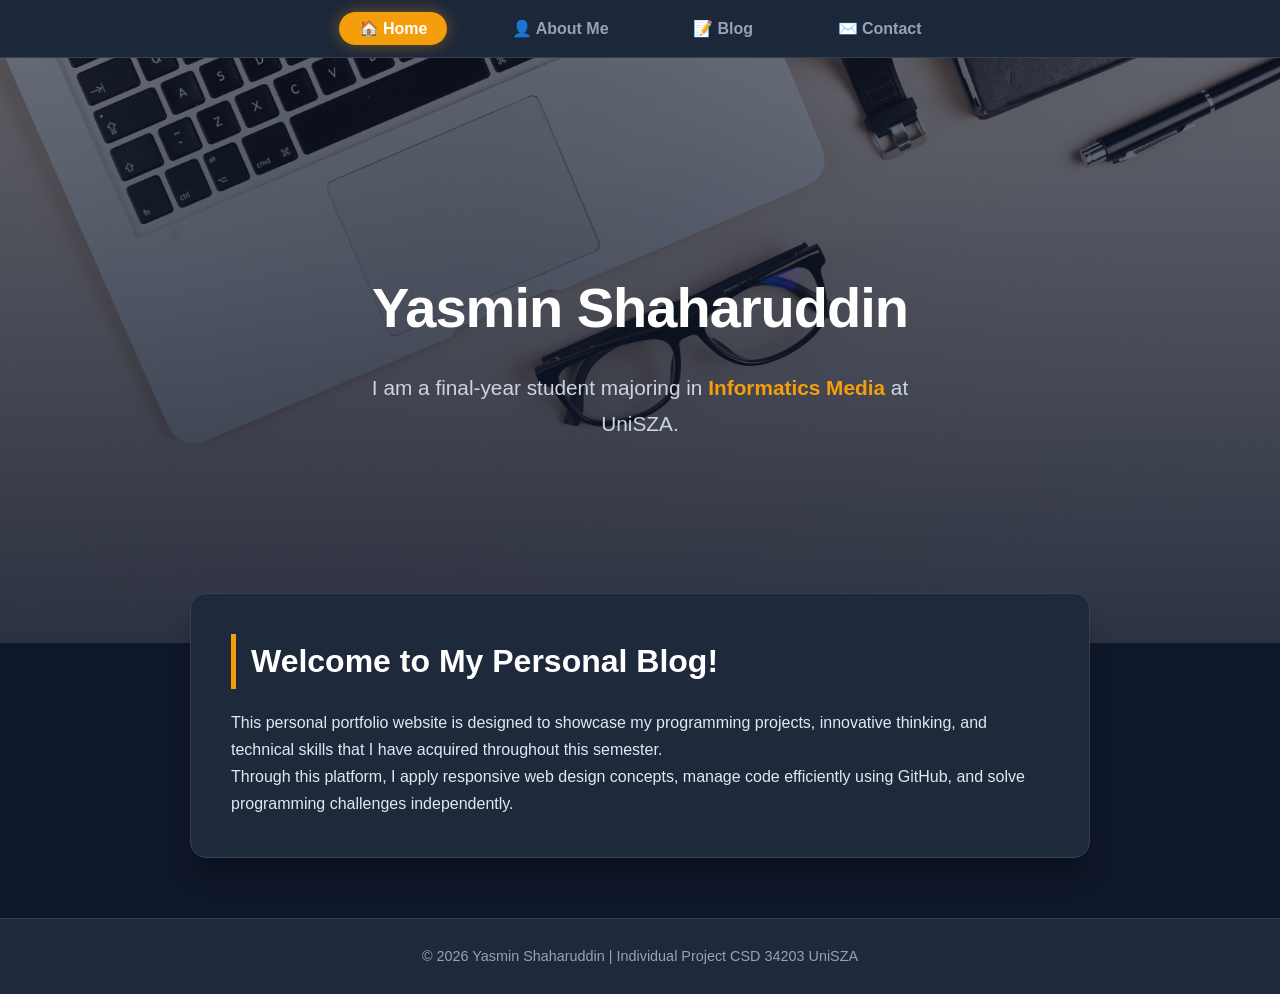
<file: index.html>
<!DOCTYPE html>
<html lang="ms">
<head>
    <meta charset="UTF-8">
    <meta name="viewport" content="width=device-width, initial-scale=1.0">
    <title>Blog Peribadi - Home</title>
    <link rel="stylesheet" href="style.css">
</head>
<body>

<!-- MENU NAVIGASI (DI ATAS) -->
    <nav>
        <a href="index.html" class="active">🏠 Home</a>
        <a href="about.html">👤 About Me</a>
        <a href="blog.html">📝 Blog</a>
        <a href="contact.html">✉️ Contact</a>
    </nav>

    <div class="hero-banner">
        <h1>Yasmin Shaharuddin</h1>
        <p>I am a final-year student majoring in <span>Informatics Media</span> at UniSZA.</p>
    </div>

    <div class="container">
        <h2>Welcome to My Personal Blog!</h2>
        <p>This personal portfolio website is designed to showcase my programming projects, innovative thinking, and technical skills that I have acquired throughout this semester.</p>
        <p>Through this platform, I apply responsive web design concepts, manage code efficiently using GitHub, and solve programming challenges independently.</p>
    </div>

    <footer>
        <p>&copy; 2026 Yasmin Shaharuddin | Individual Project CSD 34203 UniSZA</p>
    </footer>

</body>
</html>
</file>
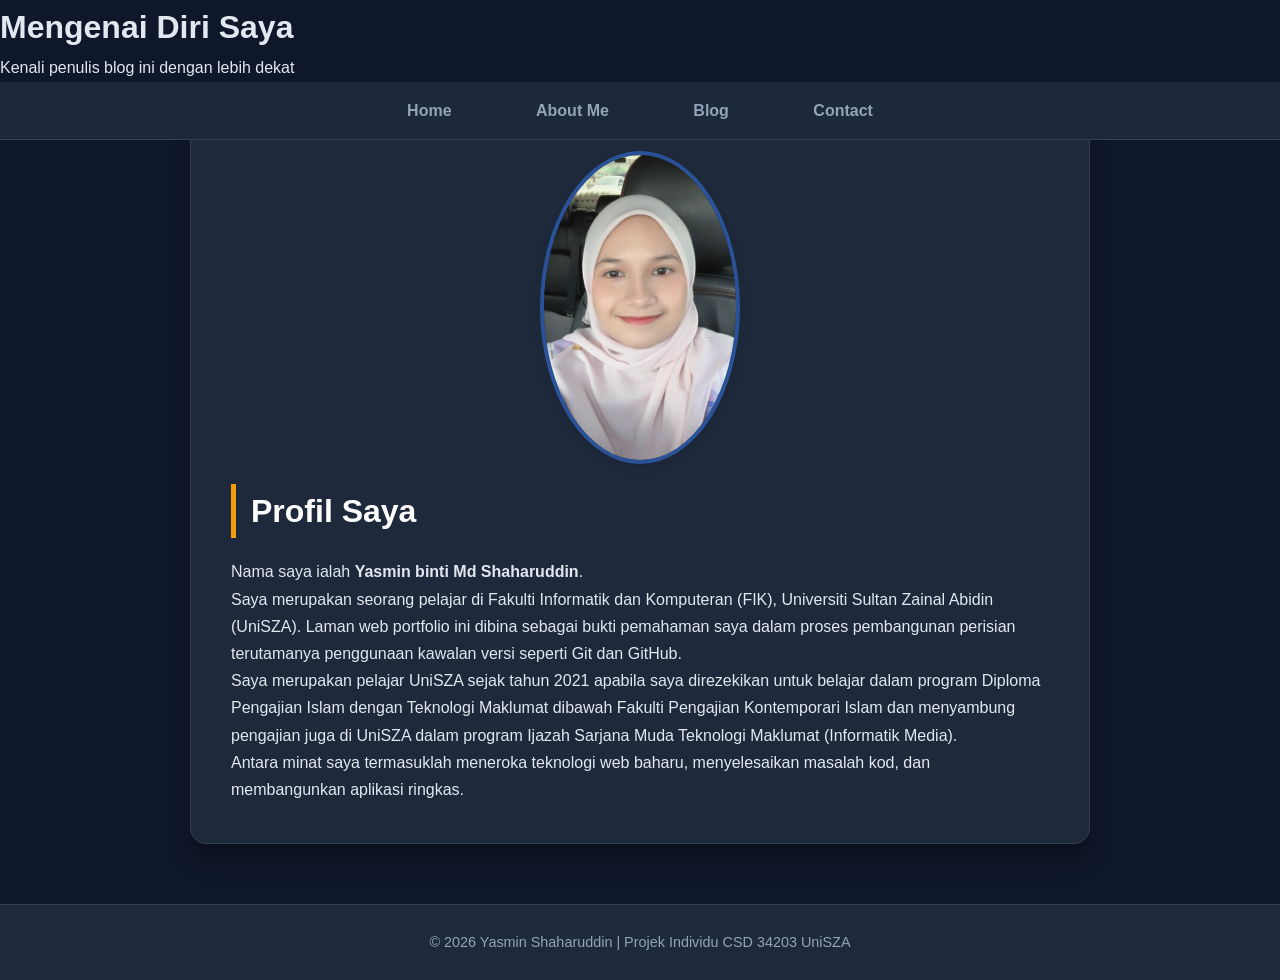
<file: about.html>
<!DOCTYPE html>
<html lang="ms">
<head>
    <meta charset="UTF-8">
    <meta name="viewport" content="width=device-width, initial-scale=1.0">
    <title>Blog Peribadi - About Me</title>
    <link rel="stylesheet" href="style.css">
</head>
<body>

    <header>
        <h1>Mengenai Diri Saya</h1>
        <p>Kenali penulis blog ini dengan lebih dekat</p>
    </header>

    <nav>
        <a href="index.html">Home</a>
        <a href="about.html">About Me</a>
        <a href="blog.html">Blog</a>
        <a href="contact.html">Contact</a>
    </nav>

    <div class="container">
        <img src="gambar yasmin.jpg" alt="Foto Yasmin" class="profile-img">
        <h2>Profil Saya</h2>
        <p>Nama saya ialah <strong>Yasmin binti Md Shaharuddin</strong>.</p>
        <p>Saya merupakan seorang pelajar di Fakulti Informatik dan Komputeran (FIK), Universiti Sultan Zainal Abidin (UniSZA). Laman web portfolio ini dibina sebagai bukti pemahaman saya dalam proses pembangunan perisian terutamanya penggunaan kawalan versi seperti Git dan GitHub.</p>
        <p>Saya merupakan pelajar UniSZA sejak tahun 2021 apabila saya direzekikan untuk belajar dalam program Diploma Pengajian Islam dengan Teknologi  Maklumat dibawah Fakulti Pengajian Kontemporari Islam dan menyambung pengajian juga di UniSZA dalam program Ijazah Sarjana Muda Teknologi Maklumat (Informatik Media). </p>
        <p>Antara minat saya termasuklah meneroka teknologi web baharu, menyelesaikan masalah kod, dan membangunkan aplikasi ringkas.</p>
    </div>

    <footer>
    <p>&copy; 2026 Yasmin Shaharuddin | Projek Individu CSD 34203 UniSZA</p>
    </footer>

</body>
</html>
</file>
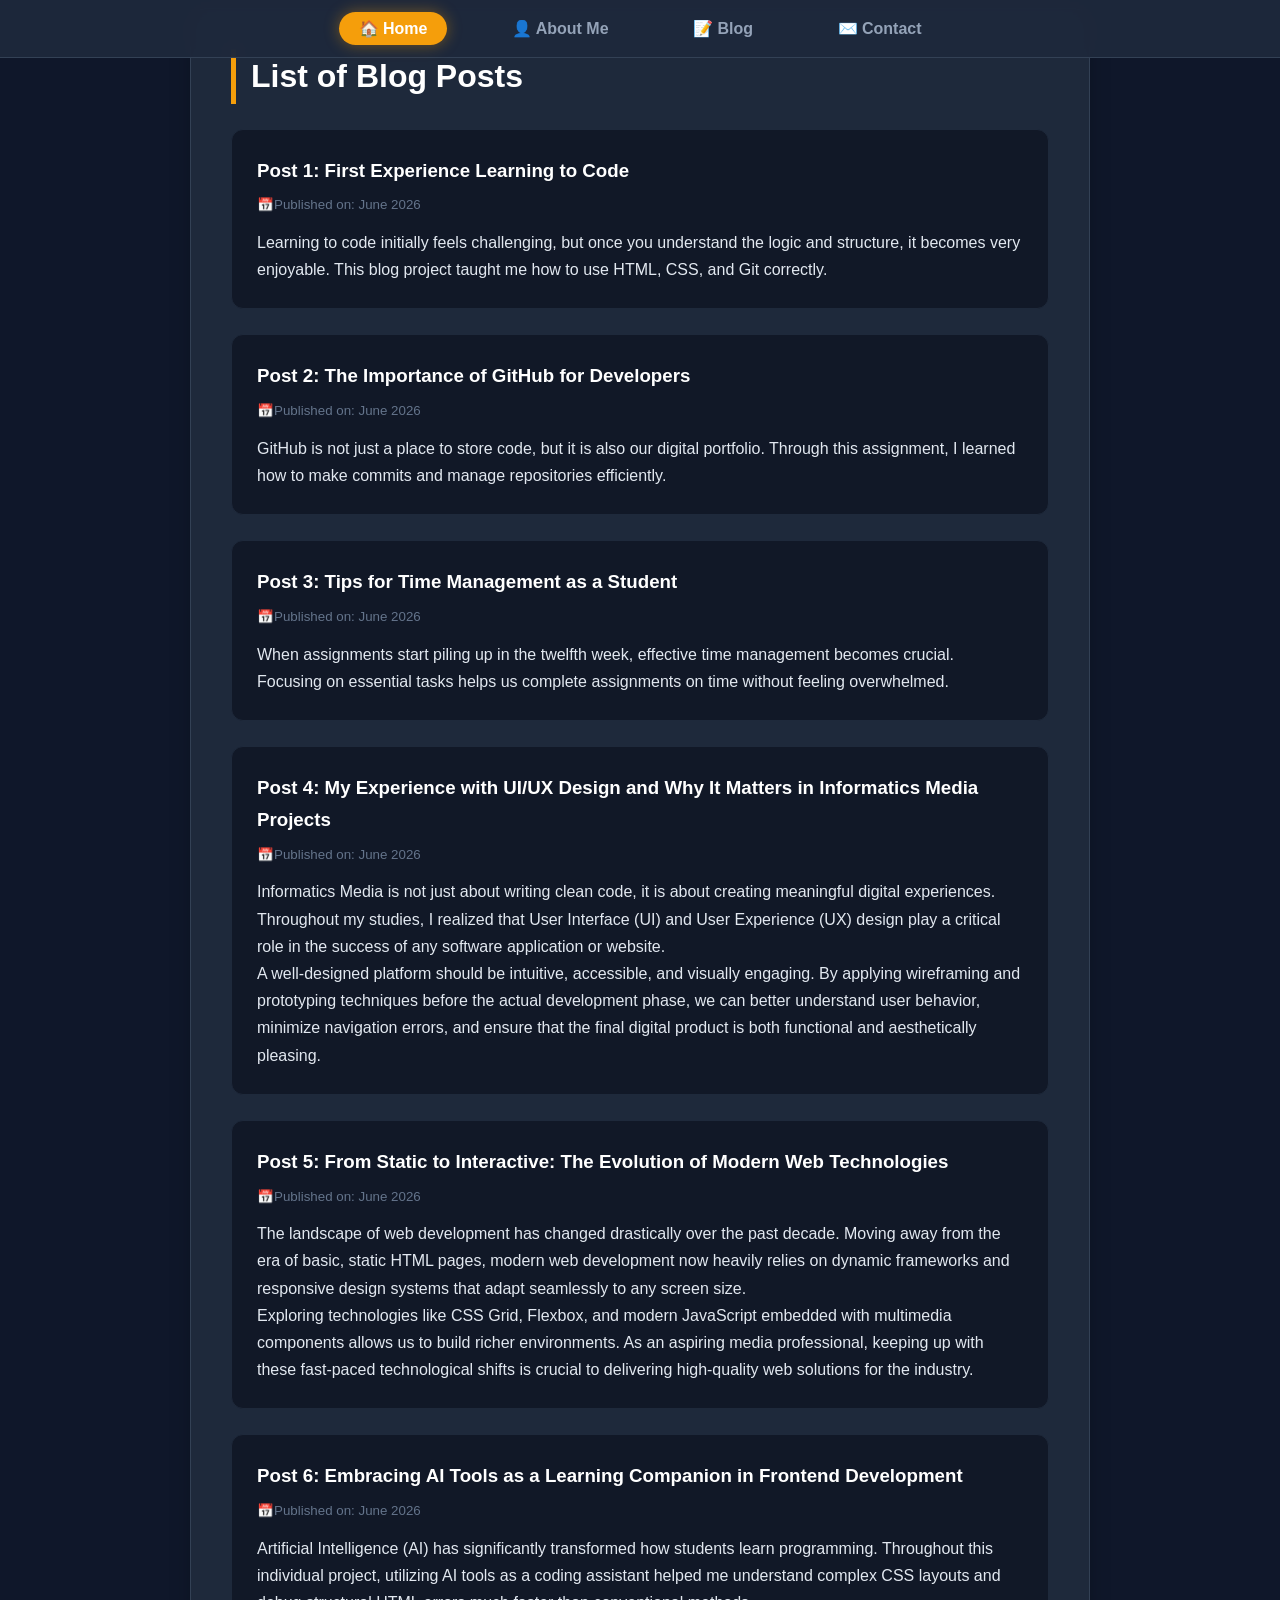
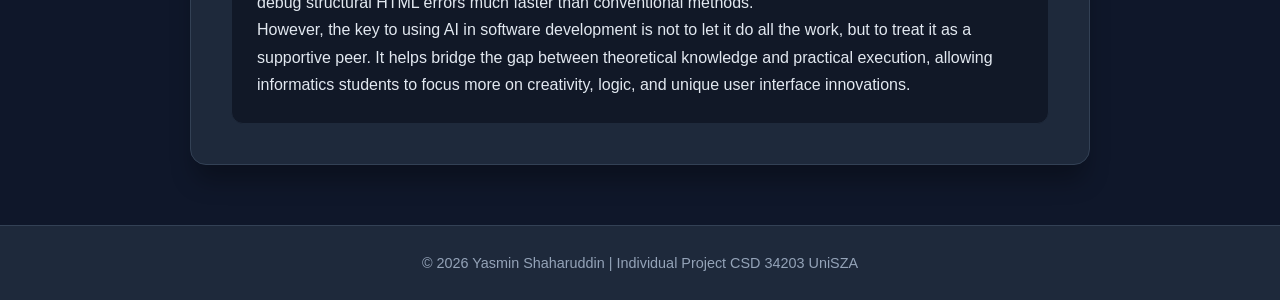
<file: blog.html>
<!DOCTYPE html>
<html lang="ms">
<head>
    <meta charset="UTF-8">
    <meta name="viewport" content="width=device-width, initial-scale=1.0">
    <title>Blog Peribadi - Artikel</title>
    <link rel="stylesheet" href="style.css">
</head>
<body>

  <!-- MENU NAVIGASI (DI ATAS) -->
    <nav>
        <a href="index.html" class="active">🏠 Home</a>
        <a href="about.html">👤 About Me</a>
        <a href="blog.html">📝 Blog</a>
        <a href="contact.html">✉️ Contact</a>
    </nav>

    <div class="container">
        <h2>List of Blog Posts</h2>
        
        <div class="post">
            <h3>Post 1: First Experience Learning to Code</h3>
            <p><small>📅Published on: June 2026</small></p>
            <p>Learning to code initially feels challenging, but once you understand the logic and structure, it becomes very enjoyable. This blog project taught me how to use HTML, CSS, and Git correctly.</p>
        </div>

        <div class="post">
            <h3>Post 2: The Importance of GitHub for Developers</h3>
            <p><small>📅Published on: June 2026</small></p>
            <p>GitHub is not just a place to store code, but it is also our digital portfolio. Through this assignment, I learned how to make commits and manage repositories efficiently.</p>
        </div>

        <div class="post">
            <h3>Post 3: Tips for Time Management as a Student</h3>
            <p><small>📅Published on: June 2026</small></p>
            <p>When assignments start piling up in the twelfth week, effective time management becomes crucial. Focusing on essential tasks helps us complete assignments on time without feeling overwhelmed.</p>
        </div>

        <div class="post">
            <h3>Post 4: My Experience with UI/UX Design and Why It Matters in Informatics Media Projects</h3>
            <p><small>📅Published on: June 2026</small></p>
            <p>Informatics Media is not just about writing clean code, it is about creating meaningful digital experiences. Throughout my studies, I realized that User Interface (UI) and User Experience (UX) design play a critical role in the success of any software application or website.</p>
            <p>A well-designed platform should be intuitive, accessible, and visually engaging. By applying wireframing and prototyping techniques before the actual development phase, we can better understand user behavior, minimize navigation errors, and ensure that the final digital product is both functional and aesthetically pleasing.</p>
        </div>

        <div class="post">
            <h3>Post 5: From Static to Interactive: The Evolution of Modern Web Technologies</h3>
            <p><small>📅Published on: June 2026</small></p>
            <p>The landscape of web development has changed drastically over the past decade. Moving away from the era of basic, static HTML pages, modern web development now heavily relies on dynamic frameworks and responsive design systems that adapt seamlessly to any screen size.</p>
            <p>Exploring technologies like CSS Grid, Flexbox, and modern JavaScript embedded with multimedia components allows us to build richer environments. As an aspiring media professional, keeping up with these fast-paced technological shifts is crucial to delivering high-quality web solutions for the industry.</p>
        </div>

        <div class="post">
            <h3>Post 6: Embracing AI Tools as a Learning Companion in Frontend Development</h3>
            <p><small>📅Published on: June 2026</small></p>
            <p>Artificial Intelligence (AI) has significantly transformed how students learn programming. Throughout this individual project, utilizing AI tools as a coding assistant helped me understand complex CSS layouts and debug structural HTML errors much faster than conventional methods.</p>
            <p>However, the key to using AI in software development is not to let it do all the work, but to treat it as a supportive peer. It helps bridge the gap between theoretical knowledge and practical execution, allowing informatics students to focus more on creativity, logic, and unique user interface innovations.</p>
        </div>

        </div>
   

    <footer>
        <p>&copy; 2026 Yasmin Shaharuddin | Individual Project CSD 34203 UniSZA</p>
    </footer>

</body>
</html>
</file>
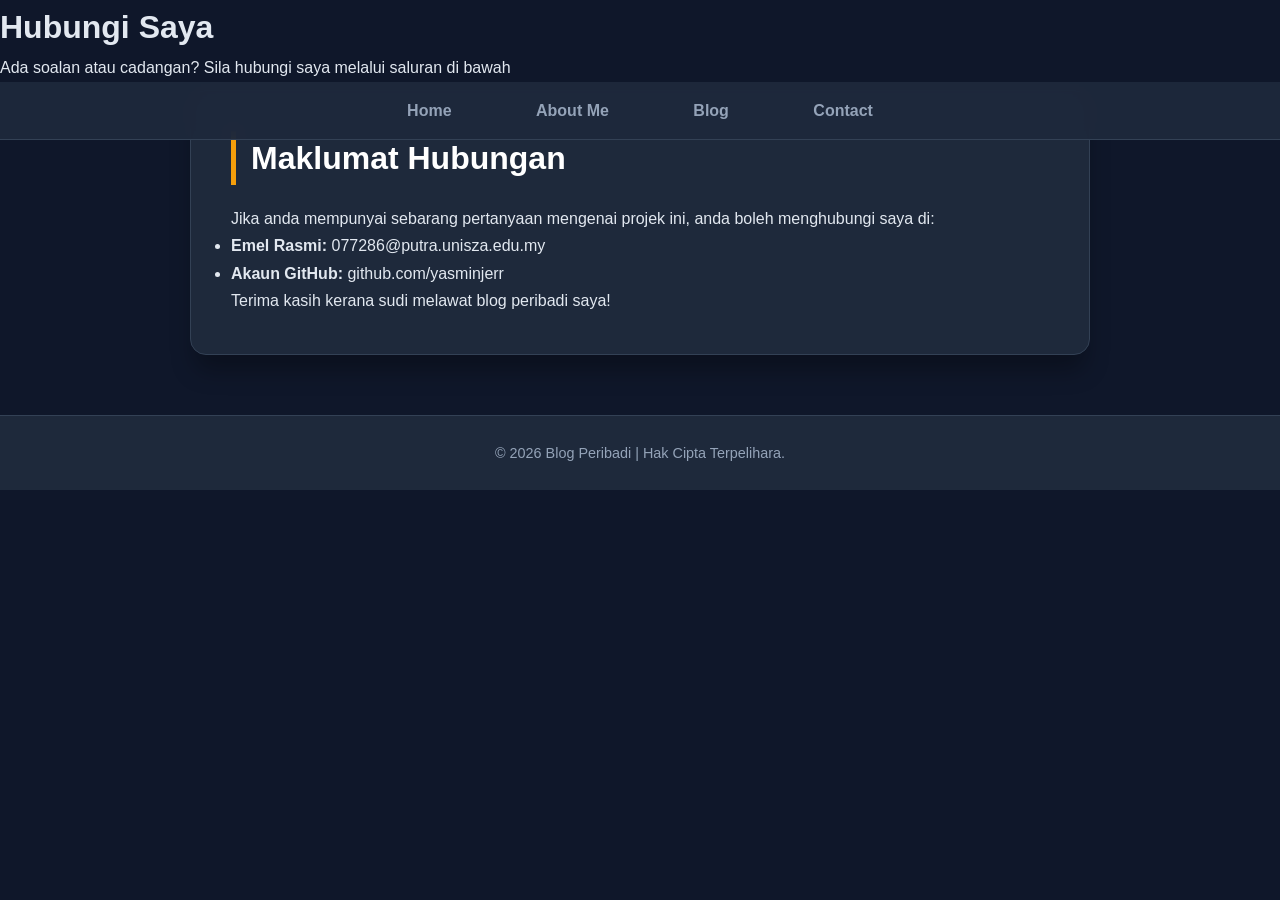
<file: contact.html>
<!DOCTYPE html>
<html lang="ms">
<head>
    <meta charset="UTF-8">
    <meta name="viewport" content="width=device-width, initial-scale=1.0">
    <title>Blog Peribadi - Hubungi Saya</title>
    <link rel="stylesheet" href="style.css">
</head>
<body>

    <header>
        <h1>Hubungi Saya</h1>
        <p>Ada soalan atau cadangan? Sila hubungi saya melalui saluran di bawah</p>
    </header>

    <nav>
        <a href="index.html">Home</a>
        <a href="about.html">About Me</a>
        <a href="blog.html">Blog</a>
        <a href="contact.html">Contact</a>
    </nav>

    <div class="container">
        <h2>Maklumat Hubungan</h2>
        <p>Jika anda mempunyai sebarang pertanyaan mengenai projek ini, anda boleh menghubungi saya di:</p>
        <ul>
            <li><strong>Emel Rasmi:</strong> 077286@putra.unisza.edu.my</li>
            <li><strong>Akaun GitHub:</strong> github.com/yasminjerr</li>
        </ul>
        <p>Terima kasih kerana sudi melawat blog peribadi saya!</p>
    </div>

    <footer>
        <p>&copy; 2026 Blog Peribadi | Hak Cipta Terpelihara.</p>
    </footer>

</body>
</html>
</file>
<file: style.css>
/* Reset Asas */
* {
    margin: 0;
    padding: 0;
    box-sizing: border-box;
    font-family: 'Segoe UI', Tahoma, Geneva, Verdana, sans-serif;
}

body {
    background-color: #0f172a; /* Latar belakang gelap yang premium */
    color: #e2e8f0;
    line-height: 1.7;
}

/* 1. Menu Navigasi (Tetap di Atas) */
nav {
    background-color: rgba(30, 41, 59, 0.95); /* Kelabu gelap dengan kesan sedikit lutsinar */
    backdrop-filter: blur(10px); /* Kesan kabur (blur) di belakang menu, sangat moden! */
    padding: 15px 0;
    text-align: center;
    position: sticky;
    top: 0;
    z-index: 1000;
    border-bottom: 1px solid #334155;
}

nav a {
    color: #94a3b8;
    margin: 0 20px;
    text-decoration: none;
    font-weight: 600;
    font-size: 1rem;
    padding: 8px 20px;
    border-radius: 20px;
    transition: all 0.3s ease;
}

nav a:hover, nav a.active {
    color: #fff;
    background-color: #f59e0b; /* Warna oren/emas menyala seperti kawan anda */
    box-shadow: 0 0 15px rgba(245, 158, 11, 0.4);
}

/* 2. Hero Banner / Header (GAMBAR LATAR BELAKANG - TEXT CENTERED) */
.hero-banner {
    background: linear-gradient(rgba(15, 23, 42, 0.6), rgba(15, 23, 42, 0.85)), 
                url('background.jpg') no-repeat center center/cover;
    height: 65vh; /* Mengambil 65% ketinggian skrin laptop */
    display: flex;
    flex-direction: column;
    justify-content: center;
    align-items: center;
    text-align: center; /* Memastikan semua teks duduk di tengah */
    padding: 0 20px;
}

.hero-banner h1 {
    font-size: 3.5rem;
    color: #fff;
    font-weight: 800;
    letter-spacing: -1px;
    margin-bottom: 15px;
    text-align: center; /* Memastikan tajuk utama sentiasa di tengah */
}

.hero-banner p {
    font-size: 1.3rem;
    color: #cbd5e1;
    max-width: 600px;
    text-align: center; /* Memastikan penerangan sentiasa di tengah */
}

.hero-banner p span {
    color: #f59e0b; /* Tulisan highlight oren/emas */
    font-weight: 700;
}

/* 3. Kotak Kandungan (Reka Bentuk Kad Terapung) */
.container {
    max-width: 900px;
    margin: -50px auto 60px auto; /* Margin negatif membuatkan kotak ini 'terapung' sedikit ke atas gambar banner */
    padding: 40px;
    background: #1e293b; /* Kotak kelabu gelap */
    border-radius: 16px;
    box-shadow: 0 20px 25px -5px rgba(0, 0, 0, 0.3);
    border: 1px solid #334155;
}

.container h2 {
    color: #fff;
    font-size: 2rem;
    margin-bottom: 20px;
    border-left: 5px solid #f59e0b; /* Garis hiasan oren di sebelah kiri tajuk */
    padding-left: 15px;
}

/* Gaya untuk Kad Artikel di Halaman Blog */
.post {
    background: #111827;
    border: 1px solid #1e293b;
    padding: 25px;
    margin-top: 25px;
    border-radius: 12px;
    transition: transform 0.3s ease, border-color 0.3s ease;
}

.post:hover {
    transform: translateY(-5px);
    border-color: #f59e0b;
}

.post h3 {
    color: #fff;
    margin-bottom: 8px;
}

.post small {
    color: #64748b;
    display: block;
    margin-bottom: 12px;
}

/* Reka Bentuk Gambar Profil */
.profile-img {
    display: block;
    max-width: 200px; /* Mengawal saiz lebar gambar supaya tidak terlalu besar */
    height: auto;
    border-radius: 50%; /* Membuatkan gambar menjadi bentuk bulat yang moden */
    margin: 20px auto; /* Meletakkan gambar tepat di tengah-tengah halaman */
    border: 4px solid #2a5298; /* Menambah bingkai berwarna biru mengikut tema web */
    box-shadow: 0 4px 8px rgba(0, 0, 0, 0.1); /* Menambah kesan bayang yang lembut */
}

/* 4. Bahagian Footer (BARU - TEXT CENTERED) */
footer {
    text-align: center; /* Memastikan teks hak cipta berada di tengah */
    padding: 25px;
    background-color: #1e293b; /* Warna kotak kelabu gelap sama seperti kontainer */
    color: #94a3b8;
    margin-top: 60px;
    font-size: 0.9rem;
    border-top: 1px solid #334155;
}
</file>
